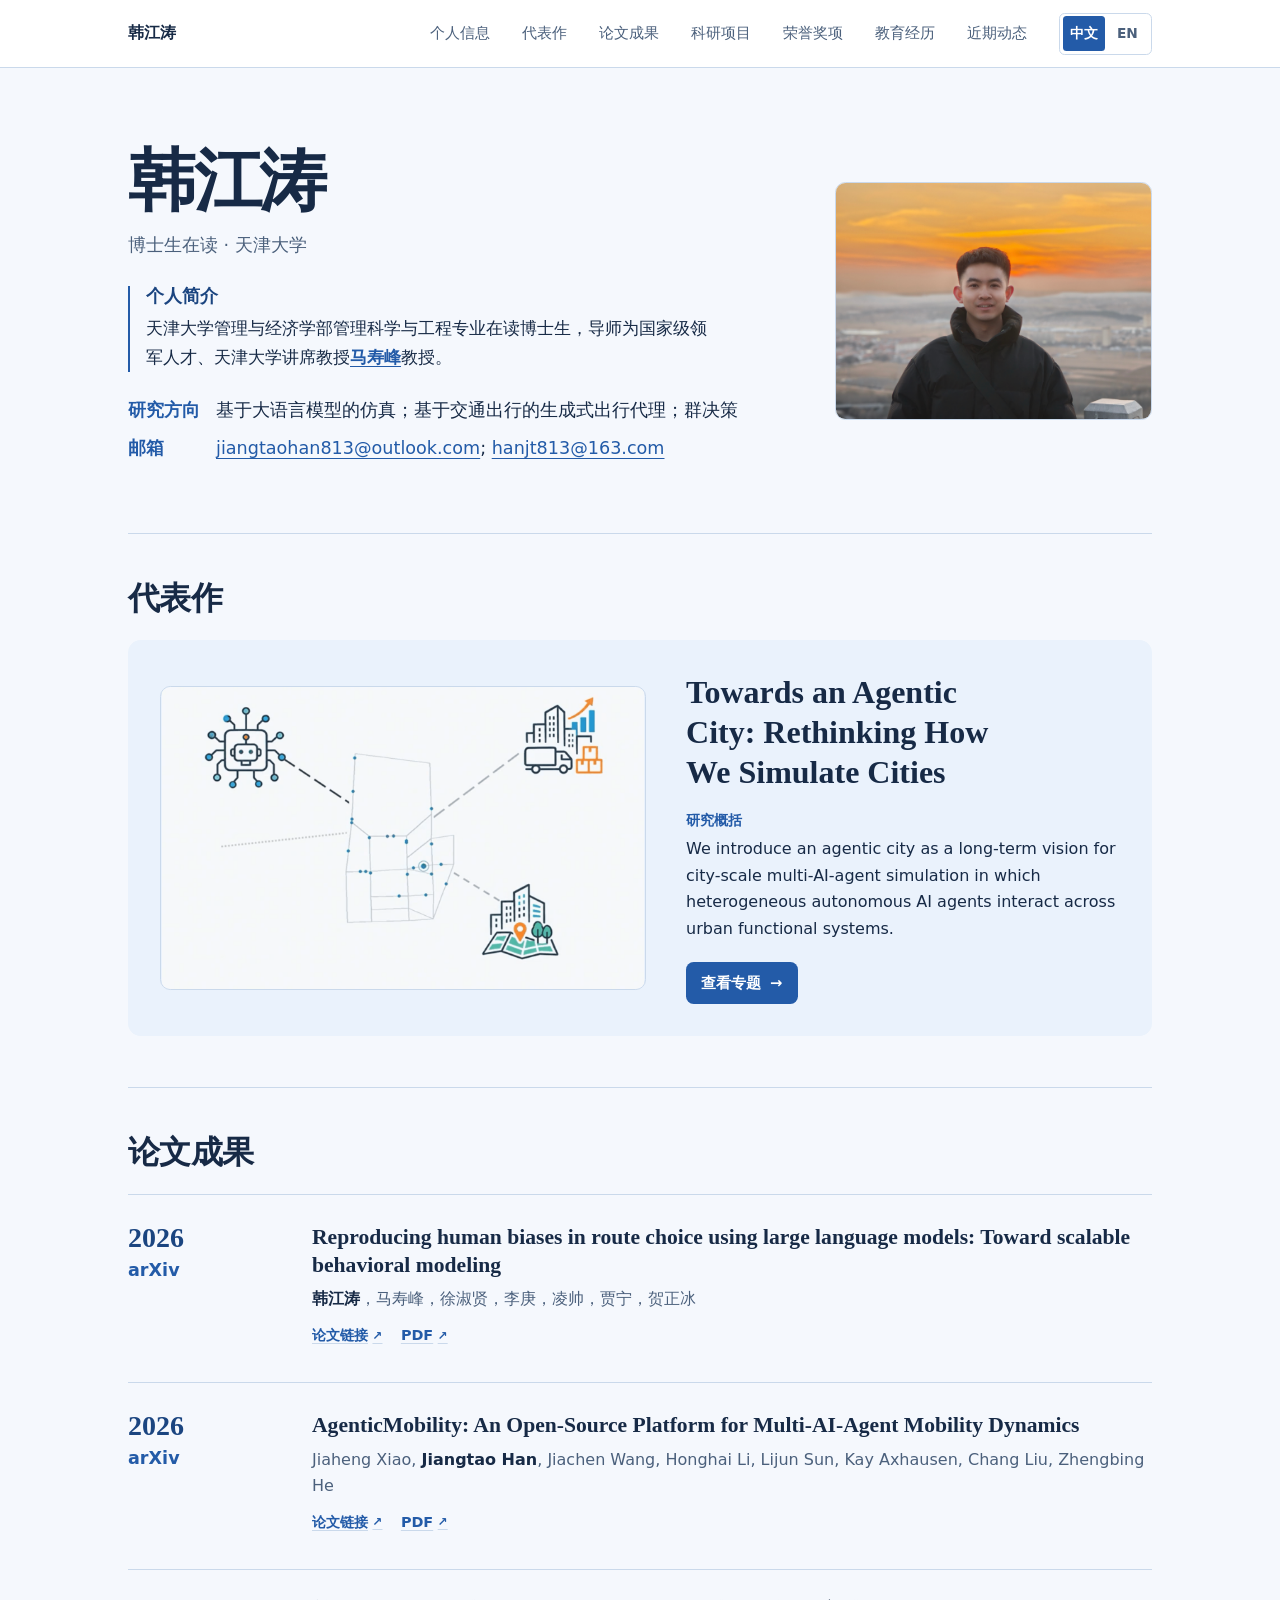
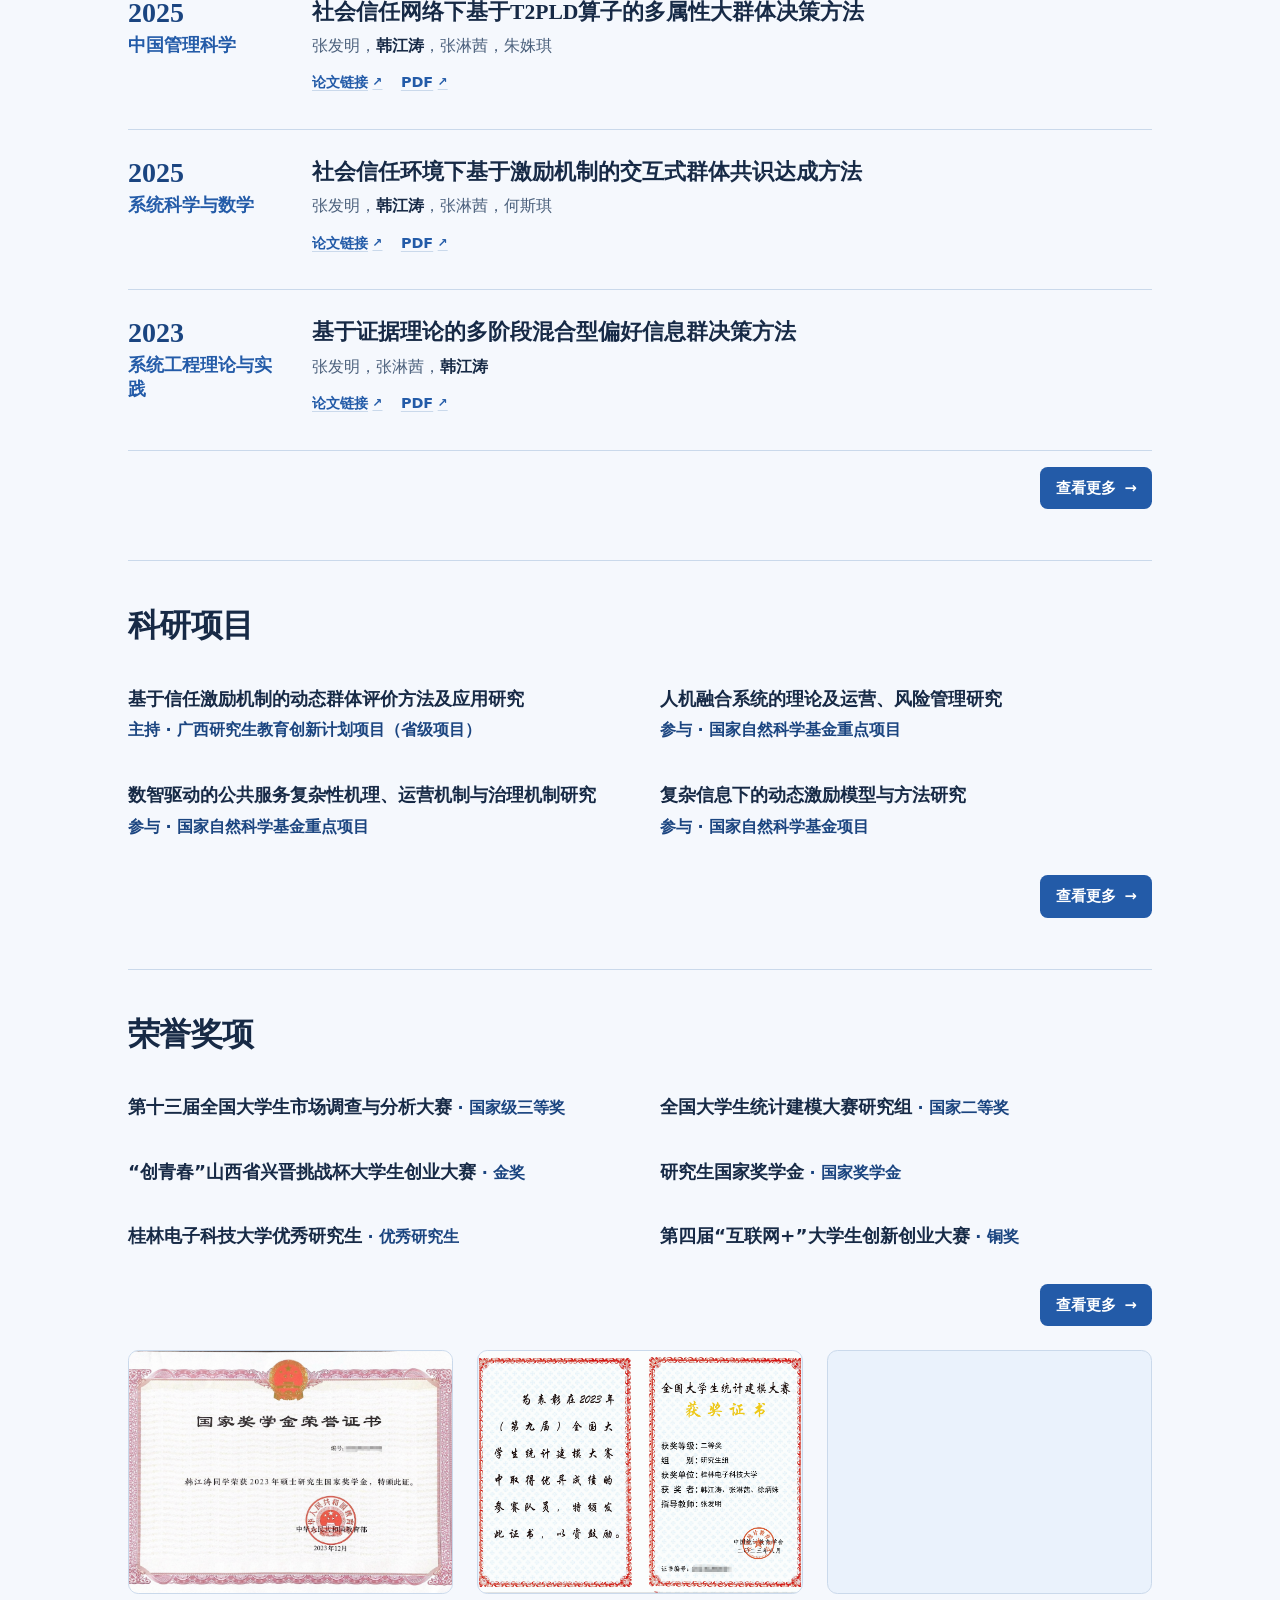
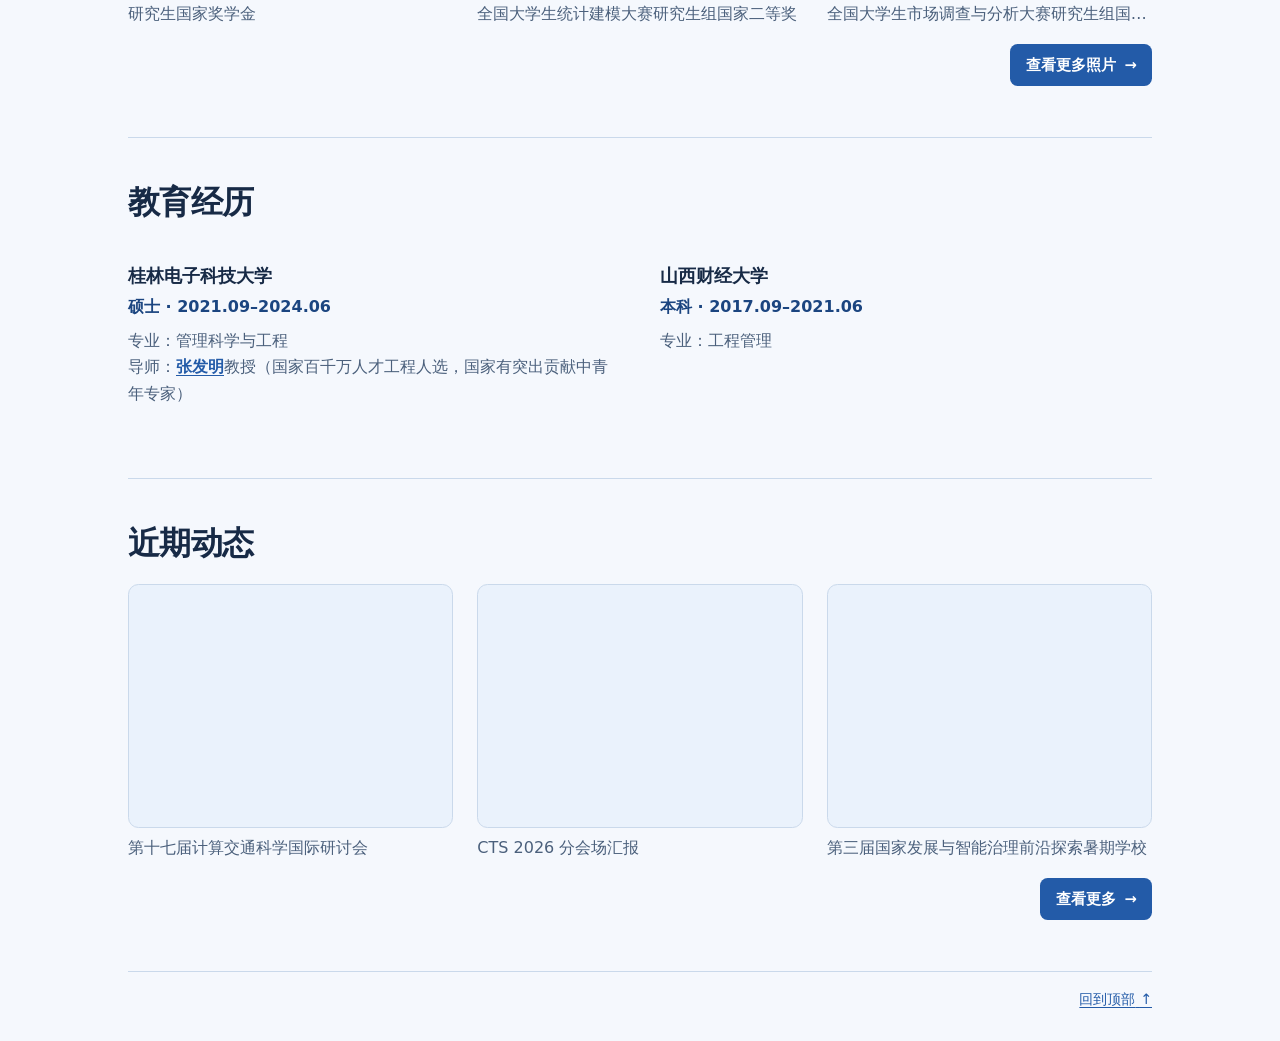
<file: index.html>
<!doctype html>
<html lang="zh-CN">
<head>
  <meta charset="utf-8">
  <meta name="viewport" content="width=device-width, initial-scale=1">
  <meta name="description" content="个人学术主页，包含代表作、论文成果、科研项目、荣誉奖项、教育经历和近期动态。">
  <title>个人学术主页</title>
  <link rel="stylesheet" href="assets/site.css">
  <script src="content.js" defer></script>
  <script src="site.js" defer></script>
</head>
<body id="top">
  <a class="skip-link" href="#main" data-i18n="skip">跳转到正文</a>
  <header class="site-header">
    <div class="container header-inner">
      <a class="site-name" href="#about" data-profile-name>个人主页</a>
      <nav class="nav" aria-label="主导航" data-i18n-label="navigation">
        <a href="#about" data-i18n="about">个人信息</a>
        <a href="#featured" data-i18n="featured" data-featured>代表作</a>
        <a href="#publications" data-i18n="publications" data-publications>论文成果</a>
        <a href="#research-projects" data-i18n="researchProjects" data-research-projects hidden>科研项目</a>
        <a href="#awards" data-i18n="awards">荣誉奖项</a>
        <a href="#education" data-i18n="education" data-education hidden>教育经历</a>
        <a href="#activities" data-i18n="activities">近期动态</a>
      </nav>
      <div class="language-switch" role="group" aria-label="切换语言" data-i18n-label="languageSwitch">
        <a href="index.html" lang="zh-CN" hreflang="zh-CN" data-language="zh" aria-current="page">中文</a>
        <a href="?lang=en" lang="en" hreflang="en" data-language="en" aria-label="English">EN</a>
      </div>
    </div>
  </header>

  <main id="main" class="container" tabindex="-1">
    <section id="about" class="profile" aria-labelledby="profile-title">
      <div class="profile-copy">
        <h1 id="profile-title" data-profile-name>你的姓名</h1>
        <p id="profile-position" class="profile-position"></p>
        <section id="profile-bio" class="profile-bio" aria-labelledby="profile-bio-title" hidden>
          <h2 id="profile-bio-title" data-i18n="bio">个人简介</h2>
          <p></p>
        </section>
        <dl class="profile-details">
          <div class="profile-details-research">
            <dt data-i18n="research">研究方向</dt>
            <dd id="profile-research">待填写</dd>
          </div>
          <div class="profile-details-email">
            <dt data-i18n="email">邮箱</dt>
            <dd>
              <span id="email-placeholder" data-i18n="pending">待填写</span>
              <span id="profile-email" hidden></span>
            </dd>
          </div>
        </dl>
      </div>
      <figure id="portrait" class="media portrait">
        <img alt="" decoding="async" hidden>
        <span class="media-placeholder" data-i18n="portraitPlaceholder">头像待上传</span>
      </figure>
    </section>

    <section id="featured" class="home-section" aria-labelledby="featured-title" data-featured>
      <h2 id="featured-title" data-i18n="featured">代表作</h2>
      <article class="featured-layout">
        <figure class="media project-media" data-project-image hidden>
          <img alt="" decoding="async" hidden>
          <span class="media-placeholder" data-i18n="projectImagePlaceholder">结果图或视频封面待上传</span>
        </figure>
        <div class="featured-copy">
          <h3 data-project-title>代表作名称待填写</h3>
          <dl class="project-facts">
            <dt data-project-question-title>研究问题</dt>
            <dd data-project-question></dd>
          </dl>
          <a class="site-button project-link" href="project.html" data-site-link>
            <span data-i18n="viewProject">查看专题</span><span aria-hidden="true">→</span>
          </a>
        </div>
      </article>
    </section>

    <section id="publications" class="home-section" aria-labelledby="publications-title" data-publications>
      <h2 id="publications-title" data-i18n="publications">论文成果</h2>
      <ul id="paper-list" class="paper-list" role="list"></ul>
      <div id="publications-more" class="section-actions" hidden>
        <a class="site-button publications-link" href="publications.html" data-site-link>
          <span data-i18n="viewAllPublications">查看更多</span><span aria-hidden="true">→</span>
        </a>
      </div>
    </section>

    <section id="research-projects" class="home-section" aria-labelledby="research-projects-title" data-research-projects hidden>
      <h2 id="research-projects-title" class="section-title" data-i18n="researchProjects">科研项目</h2>
      <ul id="research-projects-list" class="record-list" role="list"></ul>
      <div id="research-projects-more" class="section-actions" hidden>
        <a class="site-button records-link" href="records.html?section=research-projects" data-site-link data-i18n-label="viewResearchProjects">
          <span data-i18n="viewMore">查看更多</span><span aria-hidden="true">→</span>
        </a>
      </div>
    </section>

    <section id="awards" class="home-section" aria-labelledby="awards-title">
      <h2 id="awards-title" class="section-title" data-i18n="awards">荣誉奖项</h2>
      <ul id="awards-list" class="record-list" role="list"></ul>
      <div id="awards-more" class="section-actions" hidden>
        <a class="site-button records-link" href="records.html?section=awards" data-site-link data-i18n-label="viewAwards">
          <span data-i18n="viewMore">查看更多</span><span aria-hidden="true">→</span>
        </a>
      </div>
      <div class="certificate-preview">
        <ul class="photo-grid certificate-grid" data-photo-gallery="certificates" role="list"></ul>
        <div class="section-actions">
          <a class="site-button gallery-link" href="gallery.html?album=certificates" data-site-link data-i18n-label="viewCertificates">
            <span data-i18n="viewMorePhotos">查看更多照片</span><span aria-hidden="true">→</span>
          </a>
        </div>
      </div>
    </section>

    <section id="education" class="home-section" aria-labelledby="education-title" data-education hidden>
      <h2 id="education-title" class="section-title" data-i18n="education">教育经历</h2>
      <ul id="education-list" class="record-list" role="list"></ul>
    </section>

    <section id="activities" class="home-section" aria-labelledby="activities-title">
      <h2 id="activities-title" class="section-title" data-i18n="activities">近期动态</h2>
      <ul class="photo-grid" data-photo-gallery="activities" role="list"></ul>
      <div class="section-actions">
        <a class="site-button gallery-link" href="gallery.html?album=activities" data-site-link data-i18n-label="viewActivities">
          <span data-i18n="viewMore">查看更多</span><span aria-hidden="true">→</span>
        </a>
      </div>
    </section>
  </main>

  <footer class="container site-footer">
    <a href="#top"><span data-i18n="top">回到顶部</span> <span aria-hidden="true">↑</span></a>
  </footer>
</body>
</html>
</file>
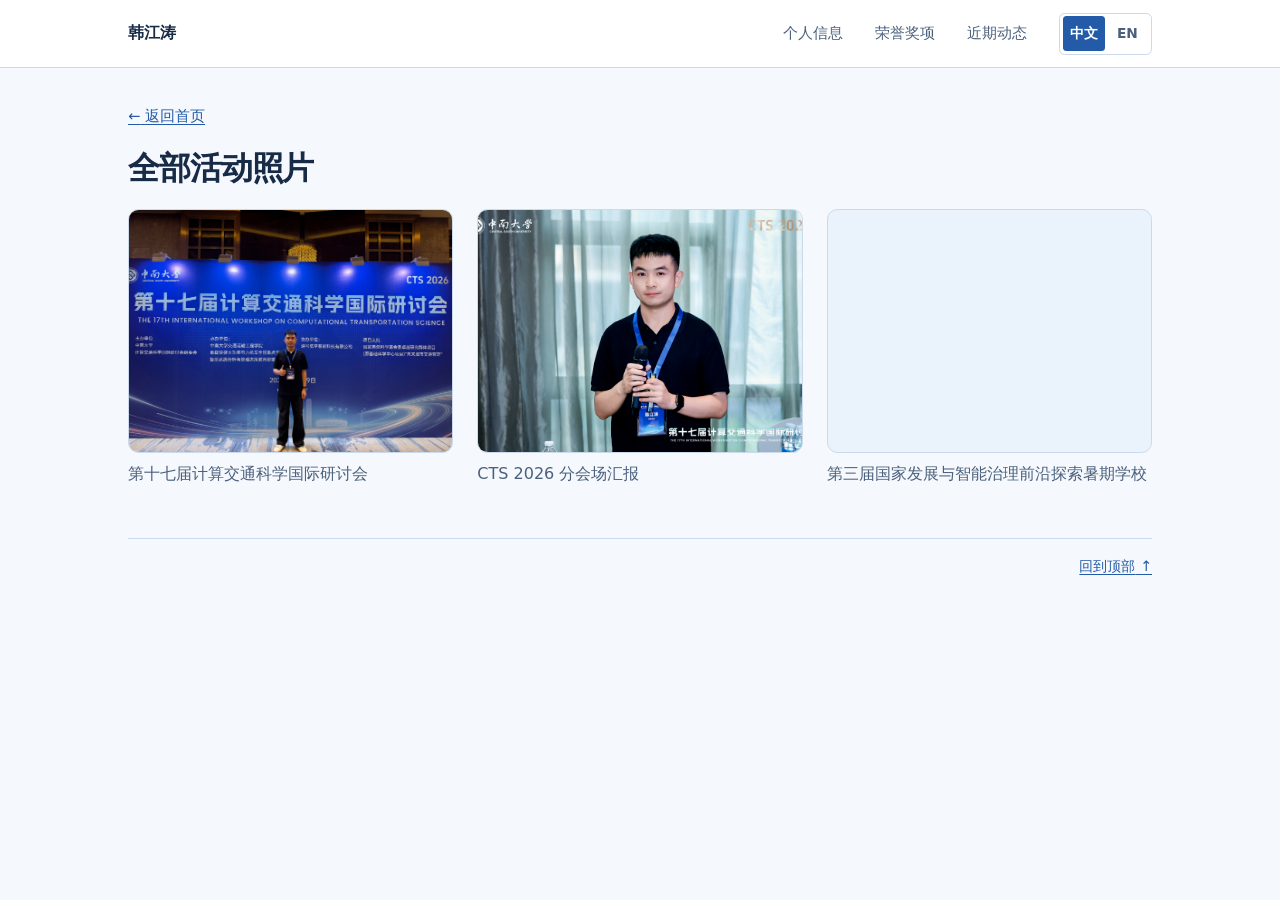
<file: gallery.html>
<!doctype html>
<html lang="zh-CN">
<head>
  <meta charset="utf-8">
  <meta name="viewport" content="width=device-width, initial-scale=1">
  <meta name="description" content="奖状和近期活动照片。">
  <title>照片 · 个人学术主页</title>
  <link rel="stylesheet" href="assets/site.css">
  <script src="content.js" defer></script>
  <script src="site.js" defer></script>
</head>
<body id="top" data-page="gallery">
  <a class="skip-link" href="#main" data-i18n="skip">跳转到正文</a>
  <header class="site-header">
    <div class="container header-inner">
      <a class="site-name" href="index.html#about" data-profile-name data-site-link>个人主页</a>
      <nav class="nav" aria-label="主导航" data-i18n-label="navigation">
        <a href="index.html#about" data-i18n="about" data-site-link>个人信息</a>
        <a href="index.html#awards" data-i18n="awards" data-site-link>荣誉奖项</a>
        <a href="index.html#activities" data-i18n="activities" data-site-link>近期动态</a>
      </nav>
      <div class="language-switch" role="group" aria-label="切换语言" data-i18n-label="languageSwitch">
        <a href="gallery.html" lang="zh-CN" hreflang="zh-CN" data-language="zh" aria-current="page">中文</a>
        <a href="?lang=en" lang="en" hreflang="en" data-language="en" aria-label="English">EN</a>
      </div>
    </div>
  </header>

  <main id="main" class="container gallery-page" tabindex="-1">
    <a class="back-link" href="index.html#activities" data-site-link>
      <span aria-hidden="true">←</span> <span data-i18n="backHome">返回首页</span>
    </a>
    <h1 id="gallery-title" class="section-title">照片</h1>
    <ul id="gallery-photos" class="photo-grid" role="list"></ul>
    <p id="gallery-empty" data-i18n="noPhotos" hidden>暂无照片</p>
  </main>

  <footer class="container site-footer">
    <a href="#top"><span data-i18n="top">回到顶部</span> <span aria-hidden="true">↑</span></a>
  </footer>
</body>
</html>
</file>
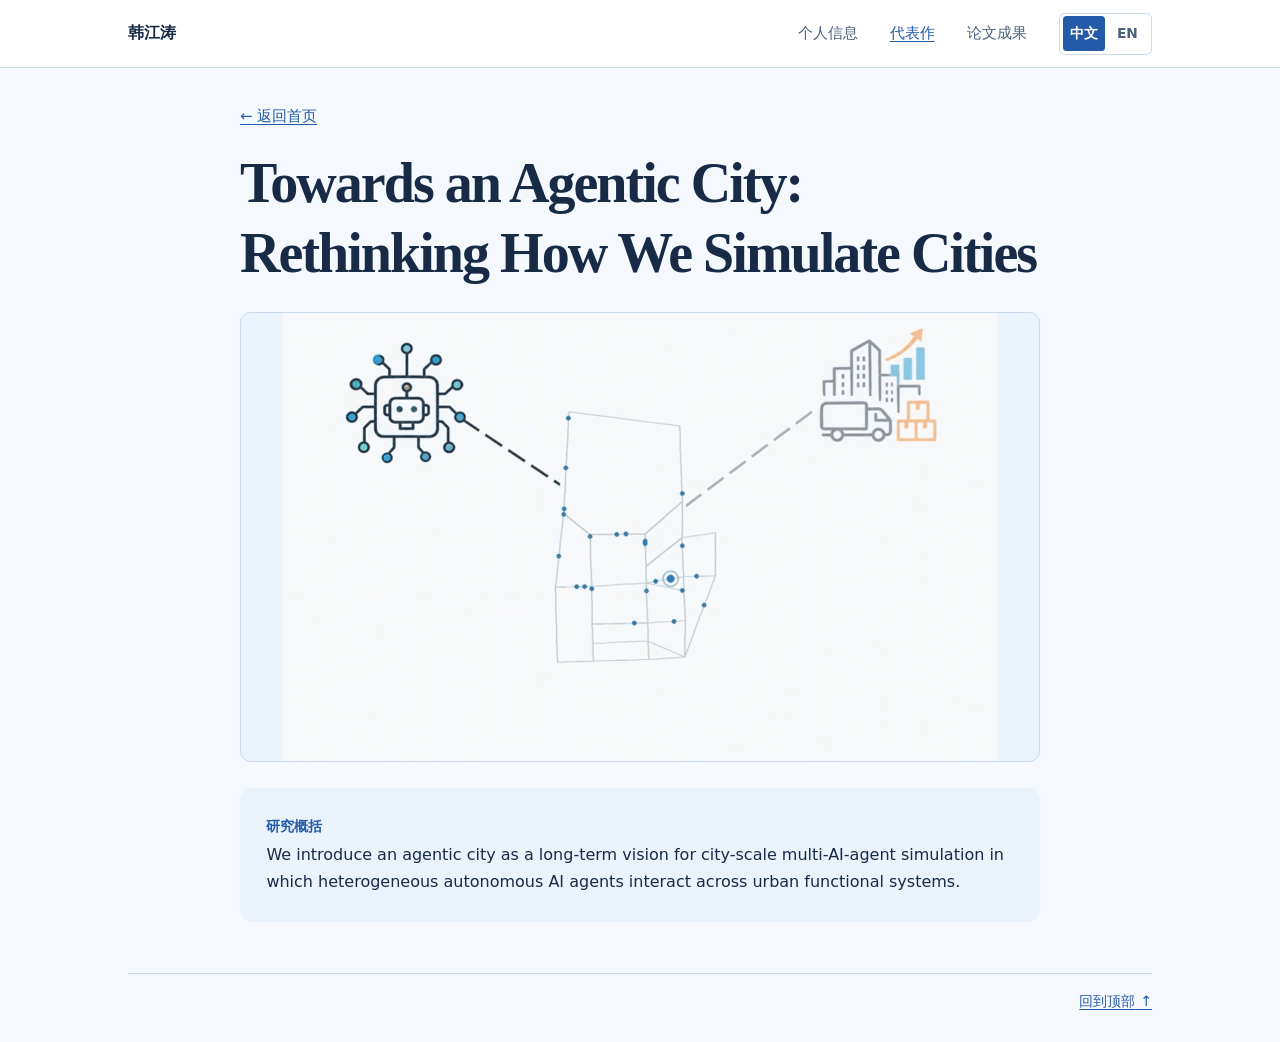
<file: project.html>
<!doctype html>
<html lang="zh-CN">
<head>
  <meta charset="utf-8">
  <meta name="viewport" content="width=device-width, initial-scale=1">
  <meta name="description" content="代表项目的研究内容和成果。">
  <title>代表作 · 个人学术主页</title>
  <link rel="stylesheet" href="assets/site.css">
  <script src="content.js" defer></script>
  <script src="site.js" defer></script>
</head>
<body id="top" data-page="project">
  <a class="skip-link" href="#main" data-i18n="skip">跳转到正文</a>
  <header class="site-header">
    <div class="container header-inner">
      <a class="site-name" href="index.html#about" data-profile-name data-site-link>个人主页</a>
      <nav class="nav" aria-label="主导航" data-i18n-label="navigation">
        <a href="index.html#about" data-i18n="about" data-site-link>个人信息</a>
        <a href="project.html" aria-current="page" data-i18n="featured" data-featured data-site-link>代表作</a>
        <a href="index.html#publications" data-i18n="publications" data-publications data-site-link>论文成果</a>
      </nav>
      <div class="language-switch" role="group" aria-label="切换语言" data-i18n-label="languageSwitch">
        <a href="project.html" lang="zh-CN" hreflang="zh-CN" data-language="zh" aria-current="page">中文</a>
        <a href="?lang=en" lang="en" hreflang="en" data-language="en" aria-label="English">EN</a>
      </div>
    </div>
  </header>

  <main id="main" class="container project-page" tabindex="-1">
    <a class="back-link" href="index.html#featured" data-site-link>
      <span aria-hidden="true">←</span> <span data-i18n="backHome">返回首页</span>
    </a>
    <article data-featured>
      <h1 data-project-title>代表作名称待填写</h1>
      <figure class="media project-media" data-project-image hidden>
        <img alt="" decoding="async" hidden>
        <span class="media-placeholder" data-i18n="projectImagePlaceholder">结果图或视频封面待上传</span>
      </figure>
      <dl class="project-facts detail-facts">
        <dt data-project-question-title>研究问题</dt>
        <dd data-project-question></dd>
      </dl>
      <section id="project-result" class="project-detail-section" hidden>
        <h2 data-i18n="results">研究结果</h2>
        <p></p>
      </section>
      <section id="project-resources" class="project-detail-section" hidden>
        <h2 data-i18n="resources">相关资源</h2>
        <ul class="resource-list" role="list"></ul>
      </section>
    </article>
    <h1 id="no-project" data-i18n="noProject" hidden>暂未设置代表作</h1>
  </main>

  <footer class="container site-footer">
    <a href="#top"><span data-i18n="top">回到顶部</span> <span aria-hidden="true">↑</span></a>
  </footer>
</body>
</html>
</file>
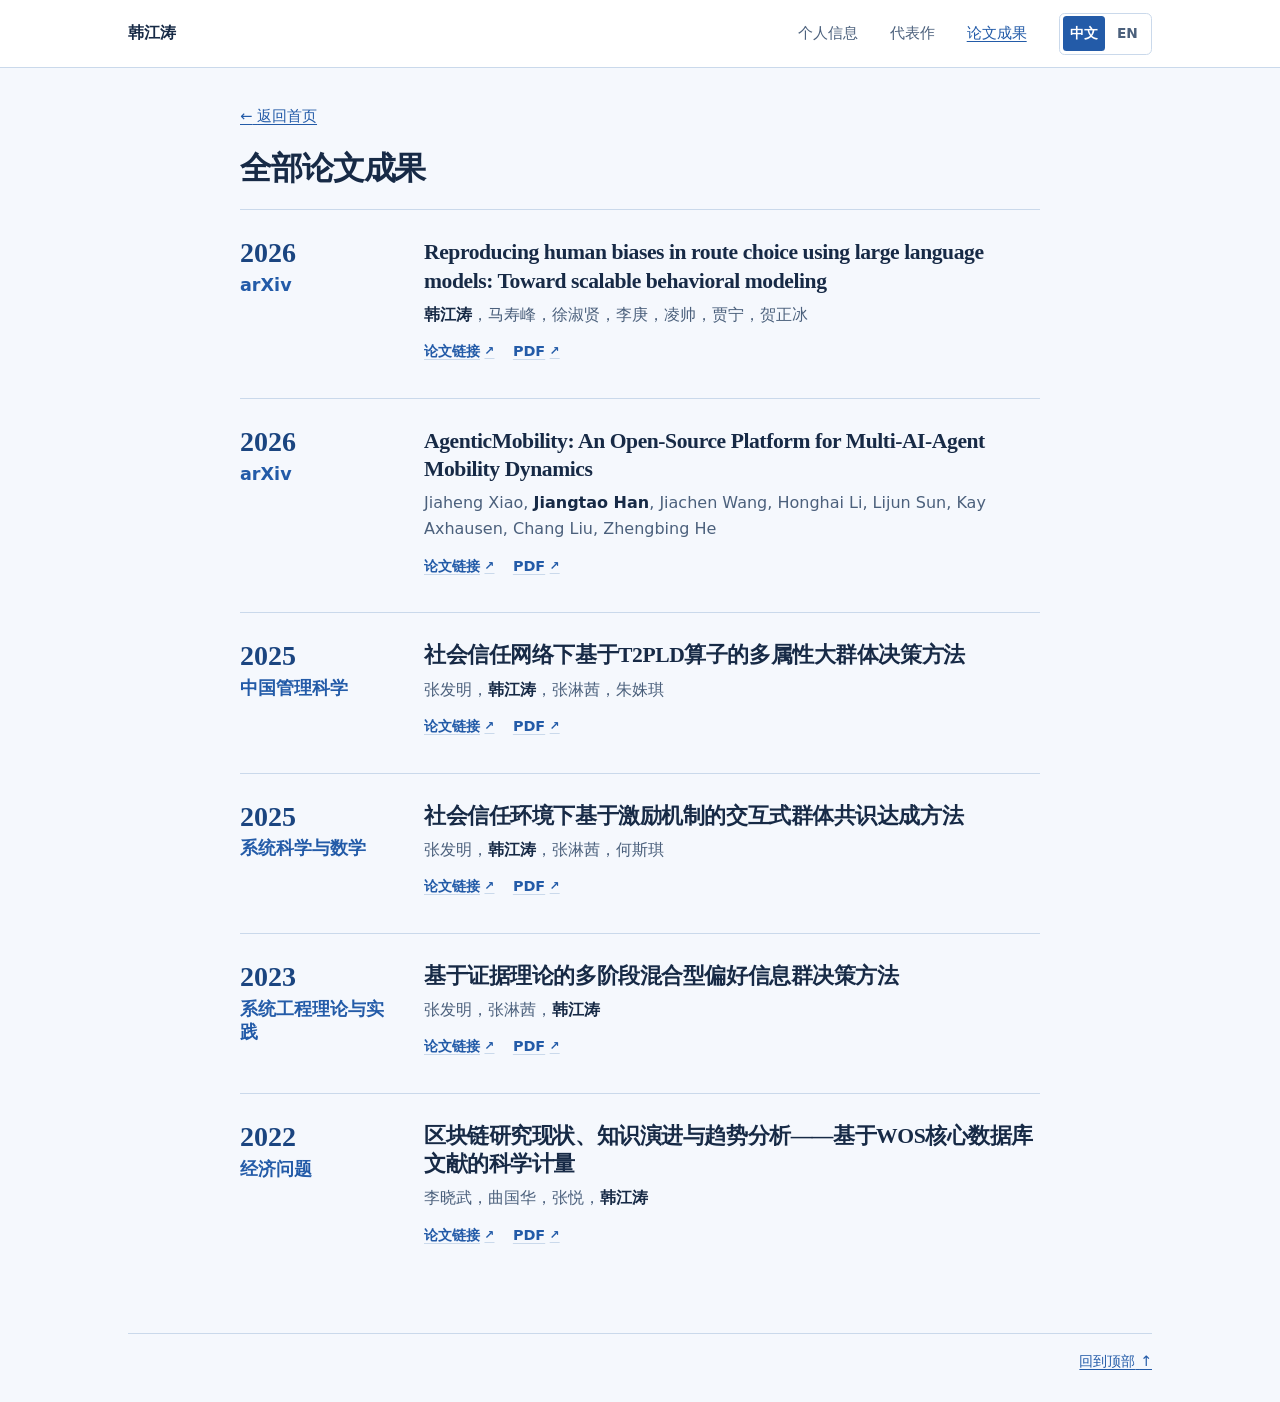
<file: publications.html>
<!doctype html>
<html lang="zh-CN">
<head>
  <meta charset="utf-8">
  <meta name="viewport" content="width=device-width, initial-scale=1">
  <meta name="description" content="全部论文成果和相关链接。">
  <title>全部论文成果 · 个人学术主页</title>
  <link rel="stylesheet" href="assets/site.css">
  <script src="content.js" defer></script>
  <script src="site.js" defer></script>
</head>
<body id="top" data-page="publications">
  <a class="skip-link" href="#main" data-i18n="skip">跳转到正文</a>
  <header class="site-header">
    <div class="container header-inner">
      <a class="site-name" href="index.html#about" data-profile-name data-site-link>个人主页</a>
      <nav class="nav" aria-label="主导航" data-i18n-label="navigation">
        <a href="index.html#about" data-i18n="about" data-site-link>个人信息</a>
        <a href="index.html#featured" data-i18n="featured" data-featured data-site-link>代表作</a>
        <a href="publications.html" aria-current="page" data-i18n="publications" data-site-link>论文成果</a>
      </nav>
      <div class="language-switch" role="group" aria-label="切换语言" data-i18n-label="languageSwitch">
        <a href="publications.html" lang="zh-CN" hreflang="zh-CN" data-language="zh" aria-current="page">中文</a>
        <a href="?lang=en" lang="en" hreflang="en" data-language="en" aria-label="English">EN</a>
      </div>
    </div>
  </header>

  <main id="main" class="container publications-page" tabindex="-1">
    <a class="back-link" href="index.html#publications" data-site-link>
      <span aria-hidden="true">←</span> <span data-i18n="backHome">返回首页</span>
    </a>
    <h1 id="publications-title" data-i18n="allPublications">全部论文成果</h1>
    <ul id="paper-list" class="paper-list" role="list"></ul>
    <p id="no-publications" data-i18n="noPublications" hidden>暂无论文成果</p>
  </main>

  <footer class="container site-footer">
    <a href="#top"><span data-i18n="top">回到顶部</span> <span aria-hidden="true">↑</span></a>
  </footer>
</body>
</html>
</file>
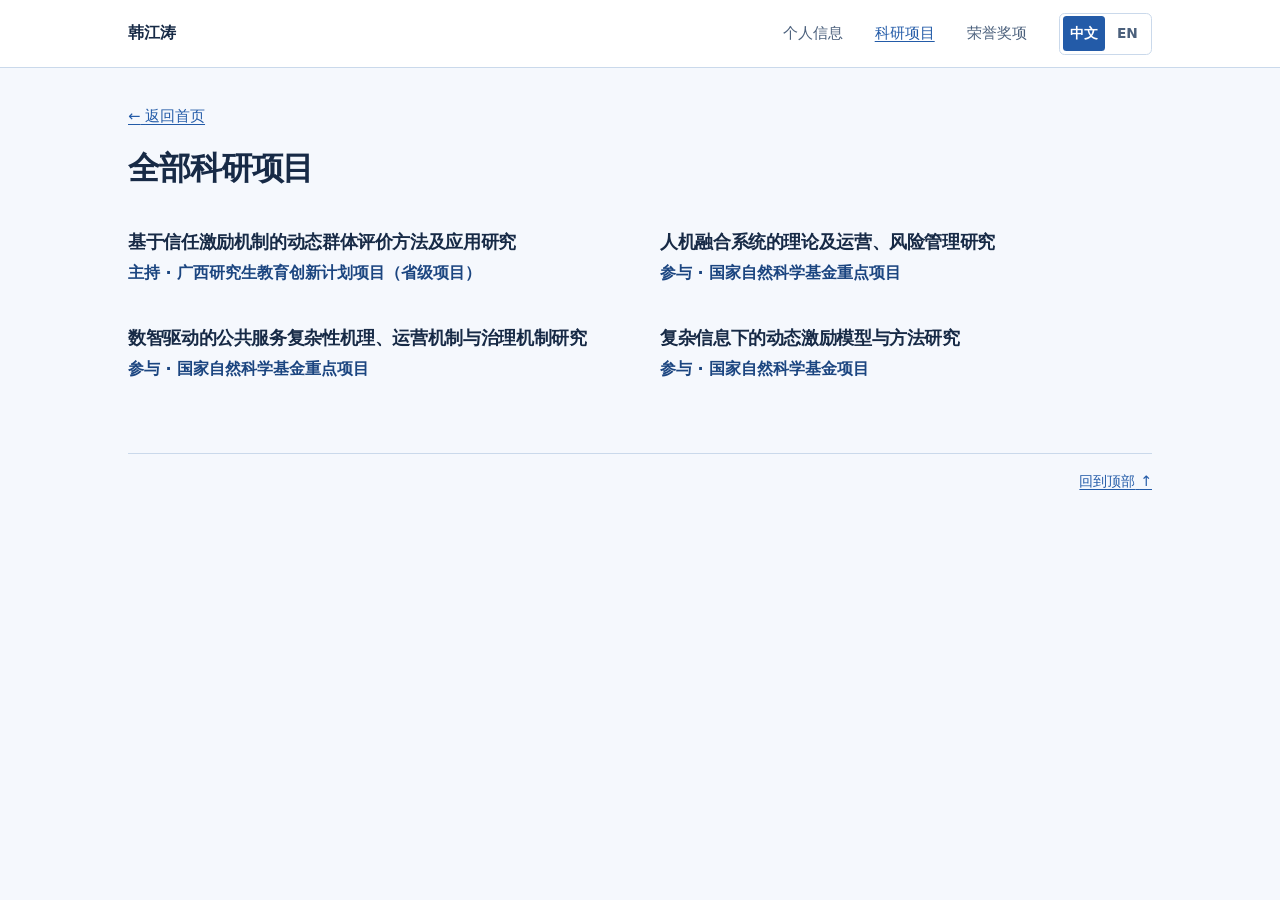
<file: records.html>
<!doctype html>
<html lang="zh-CN">
<head>
  <meta charset="utf-8">
  <meta name="viewport" content="width=device-width, initial-scale=1">
  <meta name="description" content="科研项目与荣誉奖项的完整列表。">
  <title>全部科研项目 · 个人学术主页</title>
  <link rel="stylesheet" href="assets/site.css">
  <script src="content.js" defer></script>
  <script src="site.js" defer></script>
</head>
<body id="top" data-page="records">
  <a class="skip-link" href="#main" data-i18n="skip">跳转到正文</a>
  <header class="site-header">
    <div class="container header-inner">
      <a class="site-name" href="index.html#about" data-profile-name data-site-link>个人主页</a>
      <nav class="nav" aria-label="主导航" data-i18n-label="navigation">
        <a href="index.html#about" data-i18n="about" data-site-link>个人信息</a>
        <a href="records.html?section=research-projects" data-records-section="research-projects" data-i18n="researchProjects" data-site-link>科研项目</a>
        <a href="records.html?section=awards" data-records-section="awards" data-i18n="awards" data-site-link>荣誉奖项</a>
      </nav>
      <div class="language-switch" role="group" aria-label="切换语言" data-i18n-label="languageSwitch">
        <a href="records.html" lang="zh-CN" hreflang="zh-CN" data-language="zh" aria-current="page">中文</a>
        <a href="?lang=en" lang="en" hreflang="en" data-language="en" aria-label="English">EN</a>
      </div>
    </div>
  </header>

  <main id="main" class="container records-page" tabindex="-1">
    <a class="back-link" href="index.html#research-projects" data-site-link>
      <span aria-hidden="true">←</span> <span data-i18n="backHome">返回首页</span>
    </a>
    <h1 id="records-title" class="section-title">全部科研项目</h1>
    <ul id="records-list" class="record-list" role="list"></ul>
    <p id="no-records" data-i18n="noRecords" hidden>暂无记录</p>
  </main>

  <footer class="container site-footer">
    <a href="#top"><span data-i18n="top">回到顶部</span> <span aria-hidden="true">↑</span></a>
  </footer>
</body>
</html>
</file>
<file: assets/site.css>
:root {
  color-scheme: light;
  --background: #f5f8fd;
  --ink: #172a46;
  --muted: #4b607c;
  --accent: #235ba8;
  --on-accent: #ffffff;
  --rule: #cad9eb;
  --panel: #eaf2fc;
  --paper: #ffffff;
  --accent-dark: var(--accent);
  --panel-hover: var(--paper);
  --placeholder-grid: var(--rule);
  --panel-shadow: transparent;
  --page-width: 64rem;
  --heading-font: "STIX Two Text", Georgia, "Songti SC", "Noto Serif CJK SC", serif;
  --font-scale: 1;
  font-family: Inter, "PingFang SC", "Microsoft YaHei", system-ui, sans-serif;
  line-height: 1.65;
}

@supports (color: color-mix(in srgb, black, white)) {
  :root {
    --accent-dark: color-mix(in srgb, var(--accent) 76%, black);
    --panel-hover: color-mix(in srgb, var(--panel) 94%, var(--accent));
    --placeholder-grid: color-mix(in srgb, var(--accent) 9%, transparent);
    --panel-shadow: color-mix(in srgb, var(--ink) 12%, transparent);
  }
}

*, *::before, *::after {
  box-sizing: border-box;
}

[hidden] {
  display: none !important;
}

body {
  min-width: 0;
  margin: 0;
  background: var(--background);
  color: var(--ink);
}

h1, h2, h3, p, dl, dd, figure {
  margin: 0;
}

h1, h2, h3 {
  line-height: 1.25;
  overflow-wrap: anywhere;
}

h1 {
  font-family: var(--heading-font);
  font-weight: 700;
  letter-spacing: -0.035em;
}

h2 {
  font-weight: 670;
  letter-spacing: -0.02em;
}

h3 {
  font-weight: 660;
}

a {
  color: var(--accent);
  text-underline-offset: 0.2em;
  overflow-wrap: anywhere;
}

a:hover {
  color: var(--accent-dark);
}

:focus-visible {
  outline: 2px solid var(--accent);
  outline-offset: 4px;
}

.container {
  width: min(var(--page-width), calc(100% - 3.5rem));
  margin-inline: auto;
}

.skip-link {
  position: absolute;
  inset: 0.75rem auto auto 0.75rem;
  z-index: 1;
  padding: 0.55rem 0.8rem;
  background: var(--paper);
  font-size: calc(var(--font-scale) * var(--font-skip-link, 1rem));
  max-width: calc(100% - 1.5rem);
  transform: translateY(-160%);
}

.skip-link:focus {
  transform: none;
}

.site-header {
  border-bottom: 1px solid var(--rule);
  background: var(--paper);
}

.header-inner {
  min-height: 4.2rem;
  display: grid;
  grid-template-columns: minmax(max-content, 1fr) minmax(0, max-content) auto;
  align-items: center;
  gap: 0.55rem clamp(1rem, 3vw, 2rem);
  padding-block: 0.75rem;
}

.site-name {
  color: var(--ink);
  font-size: calc(var(--font-scale) * var(--font-site-name, 1rem));
  font-weight: 690;
  text-decoration: none;
}

.nav {
  display: flex;
  flex-wrap: wrap;
  gap: 0.35rem clamp(0.85rem, 3vw, 2rem);
  font-size: calc(var(--font-scale) * var(--font-navigation, 0.92rem));
}

.nav a {
  padding-block: 0.25rem;
  color: var(--muted);
  text-decoration: none;
}

.nav a:hover, .nav a[aria-current="page"] {
  color: var(--accent);
  text-decoration: underline;
}

.language-switch {
  display: inline-flex;
  justify-self: end;
  gap: 0.1rem;
  padding: 0.18rem;
  border: 1px solid var(--rule);
  border-radius: 0.35rem;
  background: var(--paper);
}

.language-switch a {
  display: inline-grid;
  min-width: 2.6rem;
  min-height: 2.15rem;
  place-items: center;
  padding-inline: 0.45rem;
  border-radius: 0.22rem;
  color: var(--muted);
  font-size: calc(var(--font-scale) * var(--font-language-switch, 0.86rem));
  font-weight: 660;
  text-decoration: none;
  white-space: nowrap;
}

.language-switch a:hover {
  background: var(--panel);
  color: var(--accent-dark);
}

.language-switch a[aria-current="page"] {
  background: var(--accent);
  color: var(--on-accent);
}

.profile {
  display: grid;
  grid-template-columns: minmax(0, 1fr) minmax(11rem, 31%);
  align-items: center;
  gap: clamp(2rem, 6vw, 4.5rem);
  padding-block: clamp(2.5rem, 5.5vw, 4.5rem);
}

#profile-title {
  font-size: calc(var(--font-scale) * var(--font-profile-name, clamp(2.5rem, 6.2vw, 4.25rem)));
}

.profile-position {
  margin-top: 0.45rem;
  color: var(--muted);
  font-size: calc(var(--font-scale) * var(--font-profile-position, 1.08rem));
  overflow-wrap: anywhere;
}

.profile-position:empty {
  display: none;
}

.profile-bio {
  max-width: 58ch;
  margin-top: 1.65rem;
  padding-inline-start: 1rem;
  border-inline-start: 2px solid var(--accent);
}

.profile-bio h2 {
  margin-bottom: 0.35rem;
  color: var(--accent-dark);
  font-size: calc(var(--font-scale) * var(--font-bio-title, 0.95rem));
  letter-spacing: 0;
}

.profile-bio p {
  font-size: calc(var(--font-scale) * var(--font-bio-text, 1.04rem));
  line-height: 1.75;
  white-space: pre-line;
  overflow-wrap: anywhere;
}

.profile-bio a {
  font-weight: 650;
}

.profile-details {
  --detail-label-width: 5rem;
  display: grid;
  gap: 0.55rem;
  margin-top: 1.5rem;
}

.profile-details:lang(en) {
  --detail-label-width: 9.75rem;
}

.profile-details > div {
  display: grid;
  grid-template-columns: min(calc(var(--detail-label-width) * var(--font-scale)), 42%) minmax(0, 1fr);
  align-items: baseline;
  gap: 0.5rem;
}

dt {
  color: var(--accent);
  font-weight: 660;
}

.profile-details-research dd {
  font-size: calc(var(--font-scale) * var(--font-research, 1.1rem));
}

.profile-details-email dd {
  font-size: calc(var(--font-scale) * var(--font-email, 1.1rem));
}

.profile-details dt {
  overflow-wrap: anywhere;
}

.profile-details-research dt {
  font-size: calc(var(--font-scale) * var(--font-research-label, var(--font-research, 1.1rem)));
}

.profile-details-email dt {
  font-size: calc(var(--font-scale) * var(--font-email-label, var(--font-email, 1.1rem)));
}

dd {
  overflow-wrap: anywhere;
}

.media {
  display: grid;
  place-items: center;
  overflow: hidden;
  border: 1px solid var(--rule);
  border-radius: 0.65rem;
  background-color: var(--panel);
}

.media img {
  width: 100%;
  height: 100%;
  min-height: 0;
  display: block;
  object-fit: contain;
}

.media-placeholder {
  width: 100%;
  height: 100%;
  display: grid;
  place-items: center;
  padding: 0.85rem;
  background-image:
    linear-gradient(to right, var(--placeholder-grid) 1px, transparent 1px),
    linear-gradient(to bottom, var(--placeholder-grid) 1px, transparent 1px);
  background-size: 1.6rem 1.6rem;
  background-position: center;
  color: var(--muted);
  text-align: center;
  font-size: calc(var(--font-scale) * var(--font-image-placeholder, 0.87rem));
  overflow-wrap: anywhere;
}

.portrait {
  width: 100%;
  aspect-ratio: 4 / 3;
}

.portrait img {
  object-fit: cover;
}

.home-section {
  padding-block: clamp(1.8rem, 4vw, 2.75rem) clamp(2.1rem, 4.5vw, 3.2rem);
  border-top: 1px solid var(--rule);
}

.home-section > h2 {
  margin-bottom: 1.35rem;
}

#featured-title {
  font-size: calc(var(--font-scale) * var(--font-featured-heading, clamp(1.6rem, 3.5vw, 2rem)));
}

.section-title, #publications-title {
  font-size: calc(var(--font-scale) * var(--font-publications-heading, clamp(1.6rem, 3.5vw, 2rem)));
}

#education-title {
  font-size: calc(var(--font-scale) * var(--font-education-heading, var(--font-publications-heading, clamp(1.6rem, 3.5vw, 2rem))));
}

#research-projects-title {
  font-size: calc(var(--font-scale) * var(--font-research-projects-heading, var(--font-publications-heading, clamp(1.6rem, 3.5vw, 2rem))));
}

#awards-title {
  font-size: calc(var(--font-scale) * var(--font-awards-heading, var(--font-publications-heading, clamp(1.6rem, 3.5vw, 2rem))));
}

#activities-title {
  font-size: calc(var(--font-scale) * var(--font-activities-heading, var(--font-publications-heading, clamp(1.6rem, 3.5vw, 2rem))));
}

.featured-layout {
  display: grid;
  grid-template-columns: minmax(0, 1.12fr) minmax(0, 1fr);
  align-items: center;
  gap: clamp(1.3rem, 4vw, 2.5rem);
  padding: clamp(1.25rem, 4vw, 2rem);
  border-radius: 0.8rem;
  background: var(--panel);
}

.featured-layout > [hidden] + .featured-copy {
  grid-column: 1 / -1;
}

.featured-layout:is(:hover, :focus-within) {
  background-color: var(--panel-hover);
  box-shadow: 0 0.4rem 1.25rem var(--panel-shadow);
}

.featured-copy h3 {
  max-width: 42ch;
  font-family: var(--heading-font);
  font-size: calc(var(--font-scale) * var(--font-featured-title, clamp(1.4rem, 3vw, 2rem)));
  text-wrap: balance;
}

.project-media {
  aspect-ratio: 16 / 10;
}

.project-facts {
  margin-block: 1.05rem 1.25rem;
}

.project-facts dt {
  font-size: calc(var(--font-scale) * var(--font-project-question-title, 0.9rem));
  overflow-wrap: anywhere;
}

.project-facts dd {
  margin-top: 0.25rem;
  font-size: calc(var(--font-scale) * var(--font-project-question-text, 1rem));
  white-space: pre-line;
}

.project-facts dd:empty {
  display: none;
}

.site-button {
  display: inline-flex;
  align-items: center;
  gap: 0.55rem;
  min-height: 2.65rem;
  padding: 0.48rem 0.95rem;
  border-radius: 0.48rem;
  background: var(--accent);
  color: var(--on-accent);
  font-weight: 620;
  text-decoration: none;
}

.site-button:hover {
  background: var(--accent-dark);
  color: var(--on-accent);
}

.project-link {
  font-size: calc(var(--font-scale) * var(--font-project-link, 0.92rem));
}

.section-actions {
  display: flex;
  justify-content: flex-end;
  padding-top: 1rem;
  border-top: 1px solid var(--rule);
}

.publications-link {
  font-size: calc(var(--font-scale) * var(--font-publications-more, var(--font-project-link, 0.92rem)));
}

.records-link {
  font-size: calc(var(--font-scale) * var(--font-records-more, var(--font-publications-more, var(--font-project-link, 0.92rem))));
}

.paper-list, .resource-list, .record-list, .photo-grid {
  list-style: none;
  padding: 0;
  margin: 0;
}

.record-list {
  display: grid;
  grid-template-columns: repeat(2, minmax(0, 1fr));
  column-gap: clamp(1.5rem, 4vw, 2.5rem);
}

.record-list:empty {
  display: none;
}

.record, .paper {
  position: relative;
  isolation: isolate;
}

.record {
  padding-block: clamp(0.85rem, 2vw, 1.2rem);
}

.record-title {
  font-size: calc(var(--font-scale) * var(--font-record-title, 1.15rem));
  line-height: 1.4;
}

.record-summary {
  margin-top: 0.35rem;
  color: var(--accent-dark);
  font-size: calc(var(--font-scale) * var(--font-record-summary, 0.95rem));
  font-weight: 650;
  white-space: pre-line;
  overflow-wrap: anywhere;
}

.record-title .record-summary {
  margin-top: 0;
  white-space: normal;
}

.record-details {
  margin-top: 0.45rem;
  color: var(--muted);
  font-size: calc(var(--font-scale) * var(--font-record-details, 1rem));
  white-space: pre-line;
  overflow-wrap: anywhere;
}

.record-details a {
  font-weight: 650;
}

.certificate-preview {
  margin-top: 1.5rem;
}

.photo-grid {
  display: grid;
  grid-template-columns: repeat(3, minmax(0, 1fr));
  gap: clamp(0.85rem, 3vw, 1.5rem);
}

.photo-media {
  aspect-ratio: 4 / 3;
  grid-template: minmax(0, 1fr) / minmax(0, 1fr);
}

.photo-media img {
  object-fit: cover;
}

.certificate-grid img {
  object-fit: contain;
}

.photo-caption {
  margin-top: 0.45rem;
  color: var(--muted);
  font-size: calc(var(--font-scale) * var(--font-gallery-caption, 0.92rem));
  overflow-wrap: anywhere;
}

[data-photo-gallery] .photo-caption {
  overflow: hidden;
  text-overflow: ellipsis;
  white-space: nowrap;
}

.record-list + .section-actions, .photo-grid + .section-actions {
  margin-top: 1rem;
  border-top: 0;
  padding-top: 0;
}

.gallery-link {
  font-size: calc(var(--font-scale) * var(--font-gallery-more, var(--font-publications-more, var(--font-project-link, 0.92rem))));
}

.paper {
  --paper-year-size: calc(var(--font-scale) * var(--font-paper-year, 1.75rem));
  display: grid;
  grid-template-columns:
    clamp(4.75rem, max(18vw, calc(var(--paper-year-size) * 2.6)), min(9rem, 34%))
    minmax(0, 1fr);
  align-items: start;
  gap: 0.75rem clamp(0.85rem, 4vw, 2.5rem);
  padding-block: clamp(1.15rem, 3vw, 1.75rem);
  border-top: 1px solid var(--rule);
}

.record::before, .paper::before {
  position: absolute;
  z-index: -1;
  inset: 0.25rem -0.65rem;
  border-radius: 0.55rem;
  background: var(--panel);
  opacity: 0;
  pointer-events: none;
  content: "";
}

.record:is(:hover, :focus-within)::before,
.paper:is(:hover, :focus-within)::before {
  opacity: 1;
}

.paper-meta {
  display: grid;
  gap: 0.4rem;
  overflow-wrap: anywhere;
}

.paper-meta[hidden] + .paper-body {
  grid-column: 1 / -1;
}

.paper-year {
  color: var(--accent-dark);
  font-family: var(--heading-font);
  font-size: var(--paper-year-size);
  font-weight: 700;
  font-variant-numeric: tabular-nums;
  line-height: 1.05;
}

.paper-venue {
  color: var(--accent);
  font-size: calc(var(--font-scale) * var(--font-paper-venue, 1.1rem));
  font-weight: 660;
  line-height: 1.35;
}

.paper-title {
  font-family: var(--heading-font);
  font-size: calc(var(--font-scale) * var(--font-paper-title, clamp(1.12rem, 2.2vw, 1.35rem)));
  line-height: 1.3;
}

.paper-authors {
  margin-top: 0.45rem;
  color: var(--muted);
  font-size: calc(var(--font-scale) * var(--font-paper-authors, 0.94rem));
  overflow-wrap: anywhere;
}

.paper-authors strong {
  color: var(--ink);
  font-weight: 730;
}

.paper-year:empty, .paper-venue:empty, .paper-authors:empty, .paper-links:empty {
  display: none;
}

.paper-links, .resource-list {
  display: flex;
  flex-wrap: wrap;
  gap: 0.25rem 1.15rem;
}

.paper-links {
  margin-top: 0.35rem;
}

.paper-link {
  display: inline-flex;
  align-items: center;
  gap: 0.28rem;
  min-height: 2.25rem;
  font-size: calc(var(--font-scale) * var(--font-paper-link, 0.9rem));
  font-weight: 650;
  text-decoration-color: var(--rule);
}

.paper-pdf-link {
  font-size: calc(var(--font-scale) * var(--font-pdf-link, var(--font-paper-link, 0.9rem)));
}

.paper-link:hover, .paper-link:focus-visible {
  text-decoration-color: currentColor;
}

.paper-link-arrow {
  font-size: 0.83em;
}

@media (hover: hover) and (prefers-reduced-motion: no-preference) {
  .featured-layout {
    transition: background-color 180ms ease, box-shadow 180ms ease;
  }

  .record::before, .paper::before {
    transition: opacity 180ms ease;
  }

  .site-button > [aria-hidden], .paper-link-arrow {
    transition: transform 180ms ease;
  }

  .site-button:is(:hover, :focus-visible) > [aria-hidden] {
    transform: translateX(0.2rem);
  }

  .paper-link:is(:hover, :focus-visible) .paper-link-arrow {
    transform: translate(0.15rem, -0.15rem);
  }
}

.site-footer {
  display: flex;
  justify-content: flex-end;
  padding-block: 1rem 1.8rem;
  border-top: 1px solid var(--rule);
  font-size: calc(var(--font-scale) * var(--font-back-to-top, 0.9rem));
}

.project-page, .publications-page {
  width: min(50rem, calc(100% - 3.5rem));
  padding-block: 2.2rem 3.2rem;
}

.gallery-page, .records-page {
  padding-block: 2.2rem 3.2rem;
}

.records-page > h1 {
  margin-bottom: 1.35rem;
}

#gallery-title {
  margin-bottom: 1.35rem;
  font-size: calc(var(--font-scale) * var(--font-gallery-heading, var(--font-publications-heading, clamp(1.6rem, 3.5vw, 2rem))));
}

.publications-page #publications-title {
  margin-bottom: 1.35rem;
}

#no-publications, #gallery-empty, #no-records {
  color: var(--muted);
  font-size: calc(var(--font-scale) * var(--font-paper-authors, 0.94rem));
}

.back-link {
  display: inline-block;
  margin-bottom: 1.2rem;
  font-size: calc(var(--font-scale) * var(--font-back-to-home, 0.92rem));
}

.project-page h1 {
  font-size: calc(var(--font-scale) * var(--font-project-title, clamp(2rem, 5vw, 3.5rem)));
}

.project-page .project-media {
  margin-top: 1.5rem;
  aspect-ratio: 16 / 9;
}

.detail-facts {
  margin-block: 1.65rem 0;
  padding: clamp(1rem, 4vw, 1.65rem);
  border-radius: 0.8rem;
  background: var(--panel);
}

.project-detail-section {
  margin-top: 1.65rem;
  padding-top: 1.35rem;
  border-top: 1px solid var(--rule);
}

.project-detail-section h2 {
  margin-bottom: 0.6rem;
  font-size: calc(var(--font-scale) * var(--font-project-result-title, 1.3rem));
}

#project-resources h2 {
  font-size: calc(var(--font-scale) * var(--font-project-resources-title, 1.3rem));
}

.project-detail-section p {
  font-size: calc(var(--font-scale) * var(--font-project-result-text, 1rem));
  white-space: pre-line;
  overflow-wrap: anywhere;
}

.resource-list {
  gap: 0.5rem 1rem;
  font-size: calc(var(--font-scale) * var(--font-project-resource-link, 1rem));
}

@media (max-width: 43rem) {
  .container, .project-page, .publications-page {
    width: calc(100% - 2rem);
  }

  .featured-layout {
    grid-template-columns: minmax(0, 1fr);
  }

  .project-media {
    max-height: 25rem;
  }
}

@media (max-width: 54rem) {
  .header-inner {
    grid-template-columns: minmax(0, 1fr) auto;
  }

  .nav {
    grid-column: 1 / -1;
    grid-row: 2;
  }

  .language-switch {
    grid-column: 2;
    grid-row: 1;
  }
}

@media (max-width: 34rem) {
  .profile {
    grid-template-columns: minmax(0, 1fr);
    gap: 1.6rem;
  }

  .profile-details > div {
    grid-template-columns: minmax(0, 1fr);
    gap: 0.12rem;
  }

  .portrait {
    width: min(15rem, 100%);
  }

  .record-list, .photo-grid {
    grid-template-columns: minmax(0, 1fr);
  }
}
</file>
